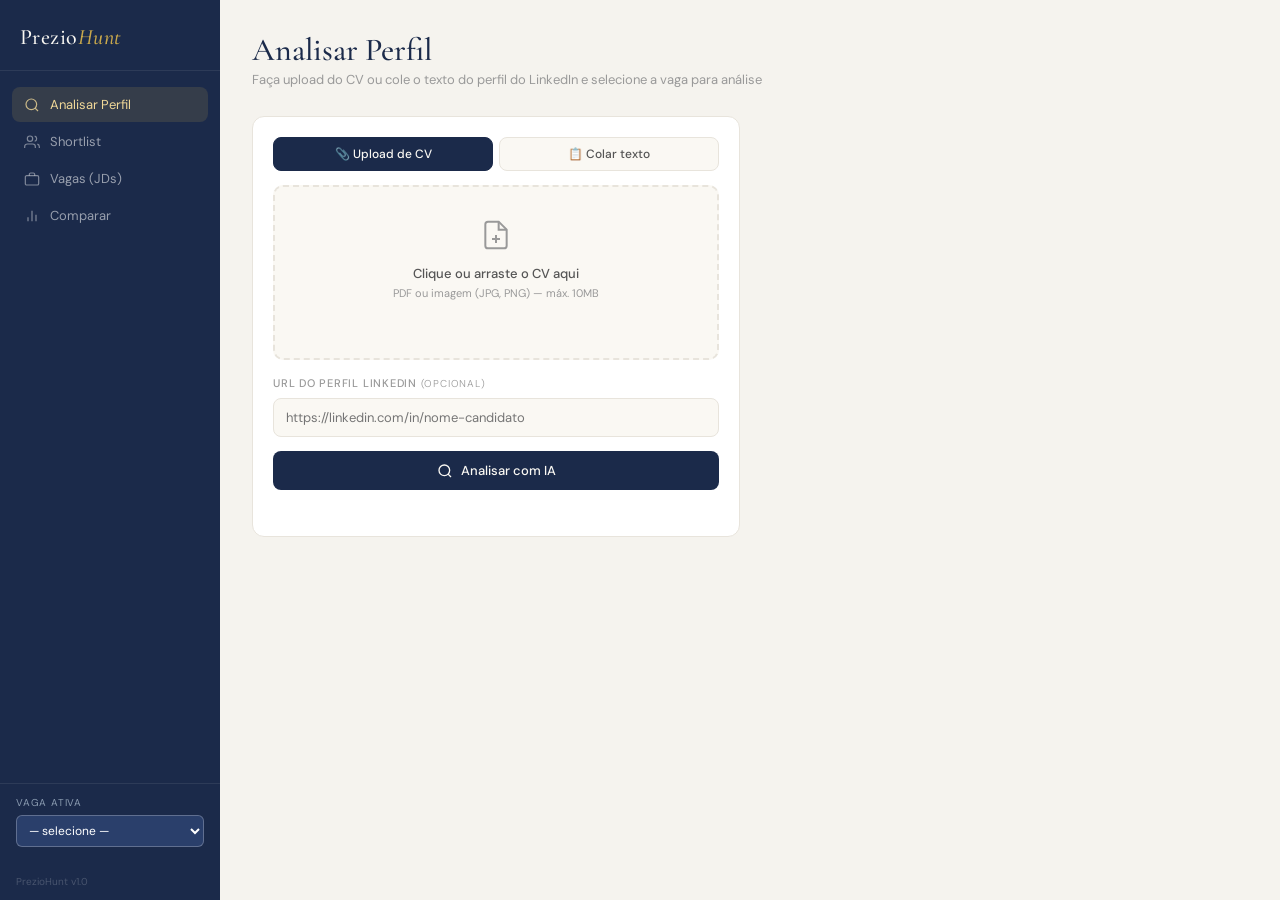
<file: index.html>
<!DOCTYPE html>
<html lang="pt-BR">
<head>
<meta charset="UTF-8"/>
<meta name="viewport" content="width=device-width, initial-scale=1.0"/>
<title>PrezioHunt — Dashboard de Hunting</title>
<link href="https://fonts.googleapis.com/css2?family=Cormorant+Garamond:ital,wght@0,400;0,500;0,600;1,400&family=DM+Sans:wght@300;400;500&display=swap" rel="stylesheet"/>
<style>
@import url('https://fonts.googleapis.com/css2?family=Cormorant+Garamond:ital,wght@0,400;0,500;0,600;1,400&family=DM+Sans:wght@300;400;500&display=swap');

*, *::before, *::after { box-sizing: border-box; margin: 0; padding: 0; }

:root {
  --navy: #1B2A4A;
  --gold: #C9A84C;
  --gold-light: #F0D898;
  --ivory: #FAF8F3;
  --silver: #8A9BB0;
  --text: #1a1a1a;
  --text-2: #555;
  --text-3: #999;
  --border: #E8E4DC;
  --bg: #F5F3EE;
  --white: #ffffff;
  --sidebar-w: 220px;

  /* qual colors */
  --c-d1: #EF4444; --c-d1-bg: #FEF2F2; --c-d1-border: #FCA5A5;
  --c-d2: #F97316; --c-d2-bg: #FFF7ED; --c-d2-border: #FDBA74;
  --c-d3: #EAB308; --c-d3-bg: #FEFCE8; --c-d3-border: #FDE047;
  --c-d4: #14B8A6; --c-d4-bg: #F0FDFA; --c-d4-border: #6EE7B7;
  --c-d5: #22C55E; --c-d5-bg: #F0FDF4; --c-d5-border: #86EFAC;
  --c-d6: #2563EB; --c-d6-bg: #EFF6FF; --c-d6-border: #93C5FD;
}

html, body { height: 100%; font-family: 'DM Sans', sans-serif; background: var(--bg); color: var(--text); font-size: 14px; }

/* APP LAYOUT */
.app { display: flex; height: 100vh; overflow: hidden; }

/* SIDEBAR */
.sidebar {
  width: var(--sidebar-w);
  background: var(--navy);
  display: flex; flex-direction: column;
  flex-shrink: 0;
  padding: 0;
}
.sidebar-logo {
  padding: 24px 20px 20px;
  border-bottom: 1px solid rgba(255,255,255,.08);
}
.logo-text {
  font-family: 'Cormorant Garamond', serif;
  font-size: 22px; font-weight: 500;
  color: var(--ivory); letter-spacing: .02em;
}
.logo-text em { color: var(--gold); font-style: italic; }

.sidebar-nav { padding: 16px 12px; flex: 1; display: flex; flex-direction: column; gap: 2px; }
.nav-item {
  display: flex; align-items: center; gap: 10px;
  padding: 9px 12px; border-radius: 8px;
  border: none; background: transparent;
  color: rgba(255,255,255,.55); font-size: 13px; font-family: 'DM Sans', sans-serif;
  cursor: pointer; text-align: left; width: 100%;
  transition: all .15s;
}
.nav-item:hover { background: rgba(255,255,255,.07); color: rgba(255,255,255,.85); }
.nav-item.active { background: rgba(201,168,76,.15); color: var(--gold-light); }
.nav-item svg { flex-shrink: 0; opacity: .8; }

.sidebar-jd {
  padding: 12px 16px 16px;
  border-top: 1px solid rgba(255,255,255,.08);
}
.sidebar-jd-label { font-size: 10px; color: var(--silver); text-transform: uppercase; letter-spacing: .08em; margin-bottom: 6px; }
.sidebar-jd select {
  width: 100%; font-size: 12px; padding: 6px 8px;
  border: 1px solid rgba(255,255,255,.25);
  border-radius: 6px;
  background: #2a3f6b;
  color: #ffffff; cursor: pointer;
  font-family: 'DM Sans', sans-serif;
}
.sidebar-jd select option {
  background: #1B2A4A;
  color: #ffffff;
}
.sidebar-footer { padding: 12px 16px; font-size: 10px; color: rgba(255,255,255,.2); }

/* MAIN */
.main { flex: 1; overflow-y: auto; padding: 32px; }

/* PAGES */
.page { display: none; }
.page.active { display: block; }

.page-header { margin-bottom: 28px; }
.page-header h1 {
  font-family: 'Cormorant Garamond', serif;
  font-size: 32px; font-weight: 500; color: var(--navy);
  line-height: 1.1; margin-bottom: 4px;
}
.page-header p { font-size: 13px; color: var(--text-3); }

/* CARDS */
.card {
  background: var(--white);
  border: 1px solid var(--border);
  border-radius: 12px;
  padding: 20px;
}
.card-label {
  font-size: 11px; font-weight: 500; color: var(--text-3);
  text-transform: uppercase; letter-spacing: .07em; margin-bottom: 8px;
}

textarea, input[type="text"], input[type="url"], input[type="number"] {
  width: 100%; padding: 10px 12px;
  border: 1px solid var(--border); border-radius: 8px;
  font-size: 13px; font-family: 'DM Sans', sans-serif;
  color: var(--text); background: var(--ivory);
  resize: vertical; outline: none; transition: border .15s;
}
textarea:focus, input:focus { border-color: var(--navy); }

/* BUTTONS */
.btn-primary {
  display: flex; align-items: center; justify-content: center; gap: 8px;
  width: 100%; padding: 11px; margin-top: 14px;
  background: var(--navy); color: var(--ivory);
  border: none; border-radius: 8px;
  font-size: 13px; font-weight: 500; font-family: 'DM Sans', sans-serif;
  cursor: pointer; transition: background .15s;
}
.btn-primary:hover { background: #263d6b; }
.btn-primary:disabled { background: #aaa; cursor: not-allowed; }

.btn-outline {
  padding: 7px 14px; border-radius: 8px;
  border: 1px solid var(--border); background: var(--white);
  font-size: 12px; font-weight: 500; color: var(--text-2);
  cursor: pointer; transition: all .15s; font-family: 'DM Sans', sans-serif;
}
.btn-outline:hover { border-color: var(--navy); color: var(--navy); }

/* GRIDS */
.analyze-grid { display: grid; grid-template-columns: 1fr 1fr; gap: 20px; }
.vagas-grid { display: grid; grid-template-columns: 1fr 1fr; gap: 20px; }
@media (max-width: 900px) {
  .analyze-grid, .vagas-grid { grid-template-columns: 1fr; }
  .sidebar { width: 60px; }
  .nav-item span, .sidebar-logo, .sidebar-jd-label, .sidebar-footer { display: none; }
}

/* ANALYZE STATUS */
.analyze-status { font-size: 12px; margin-top: 8px; min-height: 18px; }
.analyze-status.loading { color: var(--gold); }
.analyze-status.success { color: #22C55E; }
.analyze-status.error { color: #EF4444; }

/* RESULT */
.result-header { border-bottom: 1px solid var(--border); padding-bottom: 14px; margin-bottom: 16px; }
.result-name { font-family: 'Cormorant Garamond', serif; font-size: 22px; font-weight: 500; color: var(--navy); }
.result-cargo { font-size: 12px; color: var(--text-2); margin-top: 2px; }
.result-tags { display: flex; flex-wrap: wrap; gap: 5px; margin-top: 8px; }

/* TAGS */
.tag {
  display: inline-block; font-size: 10px; font-weight: 500;
  padding: 3px 9px; border-radius: 20px;
}
.tag-seniority { background: #EDE9FB; color: #5B35C4; border: 1px solid #C4B5F5; }
.tag-location  { background: #E6F1FB; color: #185FA5; border: 1px solid #B5D4F4; }
.tag-area      { background: #F5F3EE; color: var(--text-2); border: 1px solid var(--border); }
.tag-lang      { background: #F0F9FF; color: #0369A1; border: 1px solid #BAE6FD; }

/* QUAL TAGS */
.qual-tag, .qual-badge {
  display: inline-block; font-size: 10px; font-weight: 500;
  padding: 3px 10px; border-radius: 20px; margin-top: 5px;
}
.qual-d1 { background: var(--c-d1-bg); color: var(--c-d1); border: 1px solid var(--c-d1-border); }
.qual-d2 { background: var(--c-d2-bg); color: var(--c-d2); border: 1px solid var(--c-d2-border); }
.qual-d3 { background: var(--c-d3-bg); color: var(--c-d3); border: 1px solid var(--c-d3-border); }
.qual-d4 { background: var(--c-d4-bg); color: var(--c-d4); border: 1px solid var(--c-d4-border); }
.qual-d5 { background: var(--c-d5-bg); color: var(--c-d5); border: 1px solid var(--c-d5-border); }
.qual-d6 { background: var(--c-d6-bg); color: var(--c-d6); border: 1px solid var(--c-d6-border); }

/* STAB TAGS */
.stab-tag, .stab-badge {
  display: inline-block; font-size: 10px; font-weight: 500;
  padding: 3px 10px; border-radius: 20px; margin-top: 5px;
}
.stab-4 { background: #F0FDF4; color: #15803D; border: 1px solid #86EFAC; }
.stab-3 { background: #EAF3DE; color: #3B6D11; border: 1px solid #BBF7D0; }
.stab-2 { background: #FFF7ED; color: #854F0B; border: 1px solid #FDBA74; }
.stab-1 { background: #FEF2F2; color: #A32D2D; border: 1px solid #FCA5A5; }

/* CIRCLES */
.circles-row { display: flex; justify-content: center; gap: 32px; margin: 16px 0; }
.circle-wrap { text-align: center; }
.circle-label { font-size: 11px; color: var(--text-3); margin-top: 4px; }

/* RESULT SECTIONS */
.result-section { margin-top: 16px; }
.result-section-title {
  font-size: 10px; font-weight: 500; color: var(--text-3);
  text-transform: uppercase; letter-spacing: .07em; margin-bottom: 8px;
}
.result-summary {
  font-size: 13px; color: var(--text-2); line-height: 1.7;
  background: var(--ivory); border-radius: 8px; padding: 10px 12px;
}

/* VINCULOS */
.vinculos-row { display: flex; flex-wrap: wrap; gap: 6px; }
.vinculo-tag {
  font-size: 11px; padding: 3px 10px; border-radius: 20px;
  background: var(--ivory); border: 1px solid var(--border); color: var(--text-2);
}
.vinculo-tag strong { color: var(--text); }

/* EXP ITEMS */
.exp-item {
  display: flex; justify-content: space-between; align-items: flex-start;
  padding: 8px 0; border-bottom: 1px solid var(--border); gap: 12px;
}
.exp-item:last-child { border-bottom: none; }
.exp-item.ignored { opacity: .4; }
.exp-title { font-size: 12px; color: var(--text); line-height: 1.4; }
.exp-meta { font-size: 10px; color: var(--text-3); margin-top: 2px; }
.exp-right { text-align: right; flex-shrink: 0; }
.exp-duration { font-size: 11px; font-weight: 500; }
.exp-incomplete { font-size: 10px; color: #F59E0B; font-style: italic; }

/* SHORTLIST */
.shortlist-toolbar {
  display: flex; justify-content: space-between; align-items: center;
  margin-bottom: 16px;
}
.shortlist-count { font-size: 12px; color: var(--text-3); }
.export-btns { display: flex; gap: 8px; }

.shortlist-table {
  width: 100%; border-collapse: collapse;
  background: var(--white); border-radius: 12px; overflow: hidden;
  border: 1px solid var(--border);
}
.shortlist-table th {
  text-align: left; padding: 10px 14px;
  font-size: 10px; font-weight: 500; color: var(--text-3);
  text-transform: uppercase; letter-spacing: .07em;
  background: var(--ivory); border-bottom: 1px solid var(--border);
}
.shortlist-table td {
  padding: 12px 14px; border-bottom: 1px solid var(--border);
  font-size: 13px; vertical-align: middle;
}
.shortlist-table tr:last-child td { border-bottom: none; }
.shortlist-table tr:hover td { background: var(--ivory); }
.shortlist-name-cell .name { font-weight: 500; color: var(--navy); }
.shortlist-name-cell .sub { font-size: 11px; color: var(--text-3); margin-top: 2px; }
.shortlist-note-cell { font-size: 11px; color: var(--text-2); font-style: italic; max-width: 200px; }
.rank-num { font-weight: 500; color: var(--text-3); }
.li-link { font-size: 11px; color: #185FA5; text-decoration: none; }
.li-link:hover { text-decoration: underline; }
.empty-state {
  text-align: center; padding: 48px 24px;
  color: var(--text-3); font-size: 13px;
  background: var(--white); border-radius: 12px; border: 1px solid var(--border);
}

/* VAGAS LIST */
.vaga-item {
  display: flex; justify-content: space-between; align-items: center;
  padding: 12px 0; border-bottom: 1px solid var(--border); gap: 12px;
}
.vaga-item:last-child { border-bottom: none; }
.vaga-nome { font-size: 13px; font-weight: 500; color: var(--navy); }
.vaga-sub { font-size: 11px; color: var(--text-3); margin-top: 2px; }
.vaga-actions { display: flex; gap: 6px; flex-shrink: 0; align-items: center; }
.btn-small {
  padding: 4px 10px; font-size: 11px; border-radius: 6px;
  border: 1px solid var(--border); background: var(--white);
  cursor: pointer; color: var(--text-2); font-family: 'DM Sans', sans-serif;
}
.btn-small:hover { border-color: #EF4444; color: #EF4444; }
.switch-wrap { display: flex; align-items: center; gap: 5px; }
.switch-lbl { font-size: 10px; color: var(--text-3); }
.switch { position: relative; width: 32px; height: 18px; cursor: pointer; }
.switch input { opacity: 0; width: 0; height: 0; }
.slider { position: absolute; inset: 0; border-radius: 18px; background: #ddd; transition: .2s; }
.slider:before { content: ""; position: absolute; width: 14px; height: 14px; border-radius: 50%; left: 2px; bottom: 2px; background: white; transition: .2s; }
input:checked + .slider { background: var(--navy); }
input:checked + .slider:before { transform: translateX(14px); }

/* COMPARAR */
.comparar-selects { display: flex; gap: 12px; margin-bottom: 24px; flex-wrap: wrap; }
.comparar-selects select {
  flex: 1; min-width: 180px; padding: 8px 10px;
  border: 1px solid var(--border); border-radius: 8px;
  font-size: 13px; font-family: 'DM Sans', sans-serif;
  background: var(--white); color: var(--text);
}
.comparar-grid {
  display: grid; gap: 16px;
}
.comparar-card {
  background: var(--white); border: 1px solid var(--border);
  border-radius: 12px; padding: 18px;
}
.comparar-name {
  font-family: 'Cormorant Garamond', serif;
  font-size: 18px; font-weight: 500; color: var(--navy); margin-bottom: 4px;
}
.comparar-row {
  display: flex; justify-content: space-between;
  padding: 6px 0; border-bottom: 1px solid var(--border);
  font-size: 12px;
}
.comparar-row:last-child { border-bottom: none; }
.comparar-row-label { color: var(--text-3); }
.comparar-row-val { font-weight: 500; color: var(--text); text-align: right; }

/* INPUT TABS */
.input-tabs { display: flex; gap: 6px; margin-bottom: 14px; }
.input-tab {
  flex: 1; padding: 8px; border-radius: 8px; font-size: 12px; font-weight: 500;
  border: 1px solid var(--border); background: var(--ivory);
  color: var(--text-2); cursor: pointer; font-family: 'DM Sans', sans-serif;
  transition: all .15s;
}
.input-tab.active { background: var(--navy); color: var(--ivory); border-color: var(--navy); }

/* UPLOAD AREA */
.upload-area {
  border: 2px dashed var(--border); border-radius: 10px;
  padding: 32px 20px; text-align: center; cursor: pointer;
  transition: all .15s; background: var(--ivory);
}
.upload-area:hover, .upload-area.drag { border-color: var(--navy); background: #f0ede6; }
.upload-area.has-file { border-color: #22C55E; background: #F0FDF4; border-style: solid; }
.upload-text { font-size: 13px; font-weight: 500; color: var(--text-2); margin-top: 10px; }
.upload-hint { font-size: 11px; color: var(--text-3); margin-top: 4px; }
.upload-filename { font-size: 12px; color: #22C55E; font-weight: 500; margin-top: 8px; min-height: 18px; }

/* SCROLLBAR */
::-webkit-scrollbar { width: 6px; }
::-webkit-scrollbar-track { background: transparent; }
::-webkit-scrollbar-thumb { background: #ddd; border-radius: 3px; }

</style>
</head>
<body>

<div class="app">

  <!-- SIDEBAR -->
  <aside class="sidebar">
    <div class="sidebar-logo">
      <span class="logo-text">Prezio<em>Hunt</em></span>
    </div>

    <nav class="sidebar-nav">
      <button class="nav-item active" onclick="showPage('analisar')">
        <svg width="16" height="16" viewBox="0 0 24 24" fill="none" stroke="currentColor" stroke-width="1.8"><circle cx="11" cy="11" r="8"/><path d="m21 21-4.35-4.35"/></svg>
        Analisar Perfil
      </button>
      <button class="nav-item" onclick="showPage('shortlist')">
        <svg width="16" height="16" viewBox="0 0 24 24" fill="none" stroke="currentColor" stroke-width="1.8"><path d="M17 21v-2a4 4 0 0 0-4-4H5a4 4 0 0 0-4 4v2"/><circle cx="9" cy="7" r="4"/><path d="M23 21v-2a4 4 0 0 0-3-3.87"/><path d="M16 3.13a4 4 0 0 1 0 7.75"/></svg>
        Shortlist
      </button>
      <button class="nav-item" onclick="showPage('vagas')">
        <svg width="16" height="16" viewBox="0 0 24 24" fill="none" stroke="currentColor" stroke-width="1.8"><rect x="2" y="7" width="20" height="14" rx="2"/><path d="M16 7V5a2 2 0 0 0-2-2h-4a2 2 0 0 0-2 2v2"/></svg>
        Vagas (JDs)
      </button>
      <button class="nav-item" onclick="showPage('comparar')">
        <svg width="16" height="16" viewBox="0 0 24 24" fill="none" stroke="currentColor" stroke-width="1.8"><path d="M18 20V10"/><path d="M12 20V4"/><path d="M6 20v-6"/></svg>
        Comparar
      </button>
    </nav>

    <div class="sidebar-jd">
      <div class="sidebar-jd-label">Vaga ativa</div>
      <select id="vagaAtiva" onchange="onVagaChange()">
        <option value="">— selecione —</option>
      </select>
    </div>

    <div class="sidebar-footer">
      <span>PrezioHunt v1.0</span>
    </div>
  </aside>

  <!-- MAIN -->
  <main class="main">

    <!-- PAGE: ANALISAR -->
    <div class="page active" id="page-analisar">
      <div class="page-header">
        <h1>Analisar Perfil</h1>
        <p>Faça upload do CV ou cole o texto do perfil do LinkedIn e selecione a vaga para análise</p>
      </div>

      <div class="analyze-grid">
        <div class="card">
          <!-- Input mode tabs -->
          <div class="input-tabs">
            <button class="input-tab active" onclick="switchInputTab('upload')">📎 Upload de CV</button>
            <button class="input-tab" onclick="switchInputTab('texto')">📋 Colar texto</button>
          </div>

          <!-- Upload tab -->
          <div id="inputUpload">
            <div class="upload-area" id="uploadArea" onclick="document.getElementById('cvFile').click()" ondragover="event.preventDefault();this.classList.add('drag')" ondragleave="this.classList.remove('drag')" ondrop="handleDrop(event)">
              <svg width="32" height="32" viewBox="0 0 24 24" fill="none" stroke="#999" stroke-width="1.5"><path d="M14 2H6a2 2 0 0 0-2 2v16a2 2 0 0 0 2 2h12a2 2 0 0 0 2-2V8z"/><polyline points="14 2 14 8 20 8"/><line x1="12" y1="18" x2="12" y2="12"/><line x1="9" y1="15" x2="15" y2="15"/></svg>
              <div class="upload-text">Clique ou arraste o CV aqui</div>
              <div class="upload-hint">PDF ou imagem (JPG, PNG) — máx. 10MB</div>
              <div class="upload-filename" id="uploadFilename"></div>
            </div>
            <input type="file" id="cvFile" accept=".pdf,.jpg,.jpeg,.png" style="display:none" onchange="handleFileSelect(this)"/>
          </div>

          <!-- Texto tab -->
          <div id="inputTexto" style="display:none">
            <div class="card-label">Texto do perfil LinkedIn</div>
            <textarea id="perfilTexto" placeholder="1. Abra o perfil do candidato no LinkedIn&#10;2. Selecione tudo (Ctrl+A) e copie (Ctrl+C)&#10;3. Cole aqui (Ctrl+V)" rows="12"></textarea>
          </div>

          <div class="card-label" style="margin-top:16px">URL do perfil LinkedIn <span style="font-weight:300;font-size:10px">(opcional)</span></div>
          <input type="url" id="perfilUrl" placeholder="https://linkedin.com/in/nome-candidato"/>
          <button class="btn-primary" id="btnAnalisar" onclick="analisarPerfil()">
            <svg width="16" height="16" viewBox="0 0 24 24" fill="none" stroke="currentColor" stroke-width="2"><circle cx="11" cy="11" r="8"/><path d="m21 21-4.35-4.35"/></svg>
            Analisar com IA
          </button>
          <div id="analyzeStatus" class="analyze-status"></div>
        </div>

        <div class="card" id="resultCard" style="display:none">
          <div class="result-header">
            <div class="result-name" id="resultName">—</div>
            <div class="result-cargo" id="resultCargo">—</div>
            <div class="result-tags" id="resultTags"></div>
          </div>

          <div class="circles-row">
            <div class="circle-wrap">
              <svg width="90" height="90" viewBox="0 0 90 90">
                <circle cx="45" cy="45" r="37" fill="none" stroke="#e5e5e5" stroke-width="8"/>
                <circle id="circleAdh" cx="45" cy="45" r="37" fill="none" stroke="#22C55E" stroke-width="8"
                  stroke-dasharray="232.5" stroke-dashoffset="232.5" stroke-linecap="round"
                  transform="rotate(-90 45 45)" style="transition:all .6s"/>
                <text x="45" y="41" text-anchor="middle" font-size="16" font-weight="500" fill="#1a1a1a" font-family="DM Sans" id="textAdh">0%</text>
                <text x="45" y="56" text-anchor="middle" font-size="9" fill="#888" font-family="DM Sans" id="textAdhSub">—</text>
              </svg>
              <div class="circle-label">Aderência à JD</div>
              <span class="qual-tag" id="qualTag">—</span>
            </div>
            <div class="circle-wrap">
              <svg width="90" height="90" viewBox="0 0 90 90">
                <circle cx="45" cy="45" r="37" fill="none" stroke="#e5e5e5" stroke-width="8"/>
                <circle id="circleStab" cx="45" cy="45" r="37" fill="none" stroke="#1D9E75" stroke-width="8"
                  stroke-dasharray="232.5" stroke-dashoffset="232.5" stroke-linecap="round"
                  transform="rotate(-90 45 45)" style="transition:all .6s"/>
                <text x="45" y="41" text-anchor="middle" font-size="16" font-weight="500" fill="#1a1a1a" font-family="DM Sans" id="textStab">—</text>
                <text x="45" y="56" text-anchor="middle" font-size="9" fill="#888" font-family="DM Sans">de 4</text>
              </svg>
              <div class="circle-label">Estabilidade</div>
              <span class="stab-tag" id="stabTag">—</span>
            </div>
          </div>

          <div class="result-section">
            <div class="result-section-title">Resumo</div>
            <div class="result-summary" id="resultSummary">—</div>
          </div>

          <div class="result-section">
            <div class="result-section-title">Vínculos identificados</div>
            <div class="vinculos-row" id="resultVinculos"></div>
          </div>

          <div class="result-section">
            <div class="result-section-title">Experiências relevantes</div>
            <div id="resultExps"></div>
          </div>

          <div class="result-section">
            <div class="result-section-title">Observações</div>
            <textarea id="resultObs" placeholder="Anote aqui: pretensão salarial, disponibilidade, percepções..." rows="3"></textarea>
          </div>

          <button class="btn-primary" onclick="salvarNaShortlist()">
            <svg width="14" height="14" viewBox="0 0 24 24" fill="none" stroke="currentColor" stroke-width="2"><path d="M19 21H5a2 2 0 0 1-2-2V5a2 2 0 0 1 2-2h11l5 5v11a2 2 0 0 1-2 2z"/><polyline points="17 21 17 13 7 13 7 21"/><polyline points="7 3 7 8 15 8"/></svg>
            Salvar na Shortlist
          </button>
          <div id="saveStatus" class="analyze-status"></div>
        </div>
      </div>
    </div>

    <!-- PAGE: SHORTLIST -->
    <div class="page" id="page-shortlist">
      <div class="page-header">
        <h1>Shortlist</h1>
        <p id="shortlistSubtitle">Selecione uma vaga ativa para ver os candidatos</p>
      </div>
      <div class="shortlist-toolbar">
        <div class="shortlist-count" id="shortlistCount"></div>
        <div class="export-btns">
          <button class="btn-outline" onclick="exportarExcel()">⬇ Excel</button>
          <button class="btn-outline" onclick="exportarPDF()">⬇ PDF</button>
        </div>
      </div>
      <div id="shortlistGrid"></div>
    </div>

    <!-- PAGE: VAGAS -->
    <div class="page" id="page-vagas">
      <div class="page-header">
        <h1>Vagas (JDs)</h1>
        <p>Gerencie as descrições de cargo para análise</p>
      </div>
      <div class="vagas-grid">
        <div class="card">
          <div class="card-label">Adicionar nova JD</div>
          <input type="text" id="novaVagaNome" placeholder="Nome da vaga (ex: Analista Comercial Sênior)"/>
          <textarea id="novaVagaJD" placeholder="Cole aqui o texto completo da job description..." rows="10" style="margin-top:10px"></textarea>
          <div style="margin-top:10px;display:flex;gap:8px;align-items:center">
            <input type="text" id="novaVagaLocal" placeholder="Cidade base (ex: Belo Horizonte)" style="flex:1"/>
            <input type="number" id="novaVagaRaio" placeholder="Raio km" style="width:100px"/>
          </div>
          <button class="btn-primary" style="margin-top:12px" onclick="adicionarVaga()">+ Salvar JD</button>
        </div>
        <div class="card">
          <div class="card-label">JDs cadastradas</div>
          <div id="vagasList"></div>
        </div>
      </div>
    </div>

    <!-- PAGE: COMPARAR -->
    <div class="page" id="page-comparar">
      <div class="page-header">
        <h1>Comparar Candidatos</h1>
        <p>Selecione até 3 candidatos da shortlist para comparar lado a lado</p>
      </div>
      <div class="comparar-selects" id="compararSelects"></div>
      <div id="compararGrid"></div>
    </div>

  </main>
</div>

<script>
// ============================================================
// PREZIOHUNT — app.js
// Substitua AIzaSyCGWbtv2jTkP3pqu5wXhtC8bWuX-0y4Ph4 pela sua chave da API do Google Gemini
// ============================================================
// Atualização de segurança v2
const GEMINI_API_KEY = 'AIzaSyCGWbtv2jTkP3pqu5wXhtC8bWuX-0y4Ph4';
const GEMINI_URL = `https://generativelanguage.googleapis.com/v1beta/models/gemini-1.5-flash:generateContent?key=${GEMINI_API_KEY}`;

// ============================================================
// STORAGE
// ============================================================
function loadData() {
  return {
    vagas: JSON.parse(localStorage.getItem('ph_vagas') || '[]'),
    candidatos: JSON.parse(localStorage.getItem('ph_candidatos') || '[]'),
  };
}
function saveVagas(vagas) { localStorage.setItem('ph_vagas', JSON.stringify(vagas)); }
function saveCandidatos(candidatos) { localStorage.setItem('ph_candidatos', JSON.stringify(candidatos)); }

// ============================================================
// QUALIFICATION SYSTEM
// ============================================================
const qualLevels = [
  { max:25,  key:'d1', label:'Desqualificado', stroke:'#EF4444' },
  { max:39,  key:'d2', label:'Baixo',          stroke:'#F97316' },
  { max:59,  key:'d3', label:'Médio',          stroke:'#EAB308' },
  { max:79,  key:'d4', label:'Potencial',      stroke:'#14B8A6' },
  { max:89,  key:'d5', label:'Bom',            stroke:'#22C55E' },
  { max:100, key:'d6', label:'Premium',        stroke:'#2563EB' },
];
function getQual(pct) {
  return qualLevels.find(q => pct <= q.max) || qualLevels[qualLevels.length-1];
}

const stabLevels = [
  { max:1.4, key:'stab-1', label:'Muito instável', stroke:'#EF4444' },
  { max:2.4, key:'stab-2', label:'Instável',       stroke:'#F97316' },
  { max:3.4, key:'stab-3', label:'Estável',        stroke:'#22C55E' },
  { max:4.0, key:'stab-4', label:'Muito estável',  stroke:'#2563EB' },
];
function getStab(score) {
  return stabLevels.find(s => score <= s.max) || stabLevels[stabLevels.length-1];
}

// ============================================================
// PAGE NAVIGATION
// ============================================================
function showPage(name) {
  document.querySelectorAll('.page').forEach(p => p.classList.remove('active'));
  document.querySelectorAll('.nav-item').forEach(n => n.classList.remove('active'));
  document.getElementById('page-' + name).classList.add('active');
  document.querySelectorAll('.nav-item').forEach(n => {
    if (n.getAttribute('onclick')?.includes(name)) n.classList.add('active');
  });
  if (name === 'shortlist') renderShortlist();
  if (name === 'vagas') renderVagas();
  if (name === 'comparar') renderComparar();
}

// ============================================================
// VAGAS
// ============================================================
function onVagaChange() {
  const sel = document.getElementById('vagaAtiva');
  localStorage.setItem('ph_vagaAtiva', sel.value);
}

function getVagaAtiva() {
  const id = localStorage.getItem('ph_vagaAtiva');
  const { vagas } = loadData();
  return vagas.find(v => v.id === id && v.ativa) || null;
}

function populateVagaSelect() {
  const { vagas } = loadData();
  const sel = document.getElementById('vagaAtiva');
  const prev = localStorage.getItem('ph_vagaAtiva');
  sel.innerHTML = '<option value="">— selecione —</option>';
  vagas.filter(v => v.ativa).forEach(v => {
    const opt = document.createElement('option');
    opt.value = v.id; opt.textContent = v.nome;
    if (v.id === prev) opt.selected = true;
    sel.appendChild(opt);
  });
}

function adicionarVaga() {
  const nome = document.getElementById('novaVagaNome').value.trim();
  const jd   = document.getElementById('novaVagaJD').value.trim();
  const local = document.getElementById('novaVagaLocal').value.trim();
  const raio  = document.getElementById('novaVagaRaio').value.trim();
  if (!nome || !jd) { alert('Preencha o nome e o texto da JD.'); return; }
  const { vagas, candidatos } = loadData();
  vagas.push({ id: Date.now().toString(), nome, jd, local, raio, ativa: true, criadoEm: new Date().toLocaleDateString('pt-BR') });
  saveVagas(vagas);
  document.getElementById('novaVagaNome').value = '';
  document.getElementById('novaVagaJD').value = '';
  document.getElementById('novaVagaLocal').value = '';
  document.getElementById('novaVagaRaio').value = '';
  renderVagas();
  populateVagaSelect();
}

function toggleVaga(id, ativa) {
  const { vagas } = loadData();
  const v = vagas.find(v => v.id === id);
  if (v) v.ativa = ativa;
  saveVagas(vagas);
  populateVagaSelect();
  renderVagas();
}

function excluirVaga(id) {
  if (!confirm('Excluir esta vaga? Os candidatos da shortlist desta vaga também serão removidos.')) return;
  let { vagas, candidatos } = loadData();
  vagas = vagas.filter(v => v.id !== id);
  candidatos = candidatos.filter(c => c.vagaId !== id);
  saveVagas(vagas);
  saveCandidatos(candidatos);
  populateVagaSelect();
  renderVagas();
}

function renderVagas() {
  const { vagas, candidatos } = loadData();
  const el = document.getElementById('vagasList');
  if (!vagas.length) { el.innerHTML = '<div style="color:#999;font-size:13px;padding:12px 0">Nenhuma JD cadastrada ainda.</div>'; return; }
  el.innerHTML = vagas.map(v => {
    const count = candidatos.filter(c => c.vagaId === v.id).length;
    return `<div class="vaga-item">
      <div>
        <div class="vaga-nome">${v.nome}</div>
        <div class="vaga-sub">${count} candidato${count!==1?'s':''} · ${v.criadoEm}${v.local?' · '+v.local+(v.raio?' +'+v.raio+'km':''):''}</div>
      </div>
      <div class="vaga-actions">
        <div class="switch-wrap">
          <span class="switch-lbl">${v.ativa?'on':'off'}</span>
          <label class="switch"><input type="checkbox" ${v.ativa?'checked':''} onchange="toggleVaga('${v.id}', this.checked)"><span class="slider"></span></label>
        </div>
        <button class="btn-small" onclick="excluirVaga('${v.id}')">Excluir</button>
      </div>
    </div>`;
  }).join('');
}

// ============================================================
// INPUT TAB + FILE HANDLING
// ============================================================
let currentInputMode = 'upload';
let cvFileData = null; // { base64, mimeType, name }

function switchInputTab(mode) {
  currentInputMode = mode;
  document.querySelectorAll('.input-tab').forEach((t,i) => {
    t.classList.toggle('active', ['upload','texto'][i] === mode);
  });
  document.getElementById('inputUpload').style.display = mode === 'upload' ? 'block' : 'none';
  document.getElementById('inputTexto').style.display  = mode === 'texto'  ? 'block' : 'none';
}

function handleFileSelect(input) {
  if (input.files[0]) processFile(input.files[0]);
}

function handleDrop(e) {
  e.preventDefault();
  document.getElementById('uploadArea').classList.remove('drag');
  if (e.dataTransfer.files[0]) processFile(e.dataTransfer.files[0]);
}

function processFile(file) {
  const allowed = ['application/pdf','image/jpeg','image/jpg','image/png'];
  if (!allowed.includes(file.type)) {
    alert('Formato não suportado. Use PDF, JPG ou PNG.'); return;
  }
  if (file.size > 10 * 1024 * 1024) {
    alert('Arquivo muito grande. Máximo 10MB.'); return;
  }
  const reader = new FileReader();
  reader.onload = e => {
    const base64 = e.target.result.split(',')[1];
    cvFileData = { base64, mimeType: file.type, name: file.name };
    const area = document.getElementById('uploadArea');
    area.classList.add('has-file');
    document.getElementById('uploadFilename').textContent = '✓ ' + file.name;
  };
  reader.readAsDataURL(file);
}

// ============================================================
// ANÁLISE COM GEMINI
// ============================================================
let ultimaAnalise = null;

async function analisarPerfil() {
  const vagaAtiva = getVagaAtiva();
  const status = document.getElementById('analyzeStatus');
  const btn = document.getElementById('btnAnalisar');

  if (!vagaAtiva) { setStatus(status, 'error', 'Selecione uma vaga ativa no menu lateral.'); return; }

  // Validate input
  if (currentInputMode === 'upload' && !cvFileData) {
    setStatus(status, 'error', 'Faça upload do CV antes de analisar.'); return;
  }
  if (currentInputMode === 'texto' && !document.getElementById('perfilTexto').value.trim()) {
    setStatus(status, 'error', 'Cole o texto do perfil antes de analisar.'); return;
  }

  btn.disabled = true;
  setStatus(status, 'loading', '⏳ Analisando com IA — pode levar alguns segundos...');
  document.getElementById('resultCard').style.display = 'none';

  const promptText = buildPrompt(vagaAtiva);

  try {
    let parts;
    if (currentInputMode === 'upload' && cvFileData) {
      parts = [
        { text: promptText },
        { inlineData: { mimeType: cvFileData.mimeType, data: cvFileData.base64 } }
      ];
    } else {
      const texto = document.getElementById('perfilTexto').value.trim();
      parts = [{ text: promptText + '\n\n=== PERFIL DO CANDIDATO ===\n' + texto }];
    }

    const res = await fetch(GEMINI_URL, {
      method: 'POST',
      headers: { 'Content-Type': 'application/json' },
      body: JSON.stringify({ contents: [{ parts }] })
    });
    const data = await res.json();
    if (!res.ok) throw new Error(data?.error?.message || 'Erro na API');
    const raw = data.candidates?.[0]?.content?.parts?.[0]?.text || '';
    const json = extrairJSON(raw);
    if (!json) throw new Error('Resposta da IA não reconhecida. Tente novamente.');
    ultimaAnalise = { ...json, vagaId: vagaAtiva.id, vagaNome: vagaAtiva.nome, url: document.getElementById('perfilUrl').value.trim() };
    renderResultado(ultimaAnalise);
    setStatus(status, 'success', '✓ Análise concluída');
  } catch(e) {
    setStatus(status, 'error', '✗ Erro: ' + e.message);
  }
  btn.disabled = false;
}

function buildPrompt(vaga) {
  return `Você é um sistema especialista em recrutamento e seleção. Analise o CV/perfil do candidato em relação à vaga fornecida e responda SOMENTE com um JSON válido, sem texto antes ou depois, sem markdown.

=== JOB DESCRIPTION ===
${vaga.jd}
${vaga.local ? `\nLocalização da vaga: ${vaga.local}${vaga.raio ? ` (raio de ${vaga.raio}km)` : ''}` : ''}

Retorne EXATAMENTE este JSON (sem comentários, sem markdown):
{
  "nome": "nome completo do candidato",
  "cargoAtual": "cargo atual e empresa",
  "localizacao": "cidade e estado do candidato",
  "dentroDoRaio": true,
  "senioridade": "Júnior|Pleno|Sênior|Especialista|Não identificado",
  "area": "área de atuação principal",
  "idiomas": [{"idioma": "Inglês", "nivel": "Intermediário"}],
  "formacao": [{"curso": "Administração", "instituicao": "FUMEC", "periodo": "2014–2018"}],
  "aderencia": 78,
  "aderenciaSub": "6 de 8 critérios",
  "criteriosAtendidos": ["critério 1"],
  "criteriosFaltando": ["critério que falta"],
  "estabilidadeMedia": 3.2,
  "resumo": "Resumo em 2-3 frases cobrindo experiência, senioridade, localização, formação e fit com a vaga.",
  "vinculos": {"Tempo integral": 3, "Autônoma": 1, "Estágio": 1},
  "experiencias": [
    {
      "titulo": "Executiva Comercial",
      "empresa": "Empresa X",
      "vinculo": "Tempo integral",
      "duracao": "3a 2m",
      "meses": 38,
      "similar": true,
      "peso": 1.0,
      "nota": 3,
      "notaLabel": "Estável",
      "dataIncompleta": false,
      "ignorada": false
    }
  ],
  "cargosSimilares": ["Executivo de Vendas", "Consultor Comercial"]
}

REGRAS:
- aderencia: 0–100 com base em quão bem o candidato atende a JD. Se não tiver NENHUMA experiência relevante, use 0–15.
- estabilidadeMedia: média ponderada das notas das experiências SIMILARES (nota 1=até 4m, 2=5–11m, 3=1–3a11m, 4=4a+). Estágio/Freelance peso 0.5, demais peso 1.0.
- similar: true somente se a experiência for relevante para a vaga
- ignorada: true se não tiver nenhuma relação com a área da vaga
- dataIncompleta: true se não foi possível identificar o período
- dentroDoRaio: true se localização compatível com a vaga`;
}

function extrairJSON(raw) {
  try {
    const clean = raw.replace(/```json|```/g, '').trim();
    return JSON.parse(clean);
  } catch {
    const match = raw.match(/\{[\s\S]*\}/);
    if (match) { try { return JSON.parse(match[0]); } catch {} }
    return null;
  }
}

function renderResultado(a) {
  document.getElementById('resultCard').style.display = 'block';
  document.getElementById('resultName').textContent = a.nome || '—';
  document.getElementById('resultCargo').textContent = a.cargoAtual || '—';

  // Tags
  const tagsEl = document.getElementById('resultTags');
  const tags = [];
  if (a.senioridade && a.senioridade !== 'Não identificado') tags.push(`<span class="tag tag-seniority">✦ ${a.senioridade}</span>`);
  if (a.localizacao) tags.push(`<span class="tag tag-location">📍 ${a.localizacao}${a.dentroDoRaio?' — dentro do raio':' — fora do raio'}</span>`);
  if (a.area) tags.push(`<span class="tag tag-area">${a.area}</span>`);
  if (a.idiomas?.length) a.idiomas.forEach(i => tags.push(`<span class="tag tag-lang">🌐 ${i.idioma} — ${i.nivel}</span>`));
  tagsEl.innerHTML = tags.join('');

  // Circles
  const C = 232.5;
  const q = getQual(a.aderencia);
  document.getElementById('circleAdh').setAttribute('stroke-dashoffset', C - (a.aderencia/100)*C);
  document.getElementById('circleAdh').setAttribute('stroke', q.stroke);
  document.getElementById('textAdh').textContent = a.aderencia + '%';
  document.getElementById('textAdhSub').textContent = a.aderenciaSub || '';
  const qualTag = document.getElementById('qualTag');
  qualTag.textContent = q.label; qualTag.className = 'qual-tag qual-' + q.key;

  const stab = a.estabilidadeMedia || 0;
  const s = getStab(stab);
  document.getElementById('circleStab').setAttribute('stroke-dashoffset', C - (stab/4)*C);
  document.getElementById('circleStab').setAttribute('stroke', s.stroke);
  document.getElementById('textStab').textContent = stab.toFixed(1).replace('.',',');
  const stabTag = document.getElementById('stabTag');
  stabTag.textContent = s.label; stabTag.className = 'stab-tag ' + s.key;

  // Summary (incluindo formação)
  let sumText = a.resumo || '—';
  if (a.formacao?.length) {
    sumText += ' Formação: ' + a.formacao.map(f => `${f.curso}${f.instituicao?', '+f.instituicao:''}${f.periodo?' ('+f.periodo+')':''}`).join('; ') + '.';
  }
  document.getElementById('resultSummary').textContent = sumText;

  // Vinculos
  const vEl = document.getElementById('resultVinculos');
  vEl.innerHTML = Object.entries(a.vinculos||{}).map(([k,v]) =>
    `<span class="vinculo-tag"><strong>${v}</strong> ${k}</span>`
  ).join('');

  // Experiências
  const eEl = document.getElementById('resultExps');
  eEl.innerHTML = (a.experiencias||[]).map(e => `
    <div class="exp-item ${e.ignorada?'ignored':''}">
      <div>
        <div class="exp-title">${e.titulo} — ${e.empresa}</div>
        <div class="exp-meta">${e.vinculo}${e.similar?' · cargo similar ✓':''}${e.peso<1?' · peso reduzido':''}${e.ignorada?' · fora do perfil':''}</div>
      </div>
      <div class="exp-right">
        ${e.dataIncompleta
          ? '<div class="exp-incomplete">⚠ data incompleta</div>'
          : `<div class="exp-duration">${e.duracao}</div>`}
        ${!e.ignorada ? `<span class="stab-badge ${getStab(e.nota).key}" style="font-size:9px">${e.nota} — ${e.notaLabel}</span>` : '<span style="font-size:9px;color:#999;font-style:italic">desconsiderada</span>'}
      </div>
    </div>`
  ).join('');

  document.getElementById('resultObs').value = '';
  document.getElementById('saveStatus').textContent = '';
  document.getElementById('resultCard').scrollIntoView({ behavior: 'smooth', block: 'start' });
}

function setStatus(el, type, msg) {
  el.textContent = msg; el.className = 'analyze-status ' + type;
}

// ============================================================
// SHORTLIST
// ============================================================
function salvarNaShortlist() {
  if (!ultimaAnalise) return;
  const obs = document.getElementById('resultObs').value.trim();
  const { candidatos } = loadData();
  const existe = candidatos.find(c => c.vagaId === ultimaAnalise.vagaId && c.nome === ultimaAnalise.nome);
  if (existe) {
    existe.obs = obs;
    saveCandidatos(candidatos);
    setStatus(document.getElementById('saveStatus'), 'success', '✓ Observações atualizadas na shortlist');
    return;
  }
  candidatos.push({ ...ultimaAnalise, obs, salvoEm: new Date().toLocaleDateString('pt-BR') });
  saveCandidatos(candidatos);
  renderVagas();
  populateVagaSelect();
  setStatus(document.getElementById('saveStatus'), 'success', '✓ Candidato salvo na shortlist');
}

function renderShortlist() {
  const vagaAtiva = getVagaAtiva();
  const { candidatos } = loadData();
  const sub = document.getElementById('shortlistSubtitle');

  if (!vagaAtiva) {
    sub.textContent = 'Selecione uma vaga ativa para ver os candidatos';
    document.getElementById('shortlistGrid').innerHTML = '<div class="empty-state">Nenhuma vaga ativa selecionada.</div>';
    document.getElementById('shortlistCount').textContent = '';
    return;
  }

  const lista = candidatos
    .filter(c => c.vagaId === vagaAtiva.id)
    .sort((a,b) => b.aderencia - a.aderencia);

  sub.textContent = vagaAtiva.nome;
  document.getElementById('shortlistCount').textContent = `${lista.length} candidato${lista.length!==1?'s':''}`;

  if (!lista.length) {
    document.getElementById('shortlistGrid').innerHTML = '<div class="empty-state">Nenhum candidato salvo para esta vaga ainda.<br>Analise perfis na aba "Analisar Perfil" e salve na shortlist.</div>';
    return;
  }

  document.getElementById('shortlistGrid').innerHTML = `
    <table class="shortlist-table" id="shortlistTableEl">
      <thead>
        <tr>
          <th>#</th>
          <th>Candidato</th>
          <th>Aderência</th>
          <th>Qualificação</th>
          <th>Estabilidade</th>
          <th>Observações</th>
          <th>LinkedIn</th>
          <th></th>
        </tr>
      </thead>
      <tbody>
        ${lista.map((c,i) => {
          const q = getQual(c.aderencia);
          const s = getStab(c.estabilidadeMedia||0);
          return `<tr>
            <td class="rank-num">${i+1}</td>
            <td class="shortlist-name-cell">
              <div class="name">${c.nome}</div>
              <div class="sub">${c.cargoAtual||''}</div>
            </td>
            <td><strong style="color:${q.stroke}">${c.aderencia}%</strong></td>
            <td><span class="qual-badge qual-${q.key}">${q.label}</span></td>
            <td>
              <div>${(c.estabilidadeMedia||0).toFixed(1).replace('.',',')}</div>
              <span class="stab-badge ${s.key}" style="font-size:9px">${s.label}</span>
            </td>
            <td class="shortlist-note-cell">${c.obs||'<em style="color:#ccc">sem observações</em>'}</td>
            <td>${c.url?`<a class="li-link" href="${c.url}" target="_blank">↗ LinkedIn</a>`:'—'}</td>
            <td><button class="btn-small" onclick="removerCandidato('${c.vagaId}','${c.nome}')">✕</button></td>
          </tr>`;
        }).join('')}
      </tbody>
    </table>`;
}

function removerCandidato(vagaId, nome) {
  if (!confirm(`Remover ${nome} da shortlist?`)) return;
  let { candidatos } = loadData();
  candidatos = candidatos.filter(c => !(c.vagaId === vagaId && c.nome === nome));
  saveCandidatos(candidatos);
  renderShortlist();
}

// ============================================================
// COMPARAR
// ============================================================
function renderComparar() {
  const vagaAtiva = getVagaAtiva();
  const { candidatos } = loadData();
  const selDiv = document.getElementById('compararSelects');
  const gridDiv = document.getElementById('compararGrid');

  if (!vagaAtiva) {
    selDiv.innerHTML = '<div style="color:#999;font-size:13px">Selecione uma vaga ativa no menu lateral.</div>';
    gridDiv.innerHTML = '';
    return;
  }

  const lista = candidatos.filter(c => c.vagaId === vagaAtiva.id).sort((a,b) => b.aderencia-a.aderencia);
  const opts = '<option value="">— selecione —</option>' + lista.map((c,i) => `<option value="${i}">${c.nome}</option>`).join('');

  selDiv.innerHTML = [0,1,2].map(i => `<select id="cmpSel${i}" onchange="renderCompararCards()">${opts}</select>`).join('');
  gridDiv.innerHTML = '';
}

function renderCompararCards() {
  const vagaAtiva = getVagaAtiva();
  const { candidatos } = loadData();
  const lista = candidatos.filter(c => c.vagaId === vagaAtiva.id).sort((a,b) => b.aderencia-a.aderencia);
  const selecionados = [0,1,2].map(i => {
    const v = document.getElementById('cmpSel'+i)?.value;
    return v !== '' && v !== undefined ? lista[parseInt(v)] : null;
  }).filter(Boolean);

  if (!selecionados.length) { document.getElementById('compararGrid').innerHTML = ''; return; }

  const cols = selecionados.length;
  document.getElementById('compararGrid').innerHTML = `
    <div class="comparar-grid" style="grid-template-columns:repeat(${cols},1fr)">
      ${selecionados.map(c => {
        const q = getQual(c.aderencia);
        const s = getStab(c.estabilidadeMedia||0);
        return `<div class="comparar-card">
          <div class="comparar-name">${c.nome}</div>
          <div style="margin-bottom:12px">${c.url?`<a class="li-link" href="${c.url}" target="_blank">↗ LinkedIn</a>`:''}</div>
          <div class="comparar-row"><span class="comparar-row-label">Aderência</span><span class="comparar-row-val" style="color:${q.stroke}">${c.aderencia}% — ${q.label}</span></div>
          <div class="comparar-row"><span class="comparar-row-label">Estabilidade</span><span class="comparar-row-val">${(c.estabilidadeMedia||0).toFixed(1).replace('.',',')} — ${s.label}</span></div>
          <div class="comparar-row"><span class="comparar-row-label">Senioridade</span><span class="comparar-row-val">${c.senioridade||'—'}</span></div>
          <div class="comparar-row"><span class="comparar-row-label">Localização</span><span class="comparar-row-val">${c.localizacao||'—'}</span></div>
          <div class="comparar-row"><span class="comparar-row-label">Formação</span><span class="comparar-row-val">${c.formacao?.map(f=>f.curso).join(', ')||'—'}</span></div>
          <div class="comparar-row"><span class="comparar-row-label">Idiomas</span><span class="comparar-row-val">${c.idiomas?.map(i=>i.idioma).join(', ')||'—'}</span></div>
          <div class="comparar-row"><span class="comparar-row-label">Observações</span><span class="comparar-row-val" style="font-style:italic;font-size:11px">${c.obs||'—'}</span></div>
        </div>`;
      }).join('')}
    </div>`;
}

// ============================================================
// EXPORTAR
// ============================================================
function exportarExcel() {
  const vagaAtiva = getVagaAtiva();
  if (!vagaAtiva) { alert('Selecione uma vaga ativa.'); return; }
  const { candidatos } = loadData();
  const lista = candidatos.filter(c => c.vagaId === vagaAtiva.id).sort((a,b) => b.aderencia-a.aderencia);
  if (!lista.length) { alert('Nenhum candidato na shortlist desta vaga.'); return; }

  const headers = ['#','Nome','Cargo Atual','Localização','Aderência (%)','Qualificação','Estabilidade','Nível Estabilidade','Senioridade','Idiomas','Formação','Observações','LinkedIn','Salvo em'];
  const rows = lista.map((c,i) => {
    const q = getQual(c.aderencia);
    const s = getStab(c.estabilidadeMedia||0);
    return [
      i+1, c.nome, c.cargoAtual||'', c.localizacao||'',
      c.aderencia, q.label,
      (c.estabilidadeMedia||0).toFixed(1), s.label,
      c.senioridade||'',
      c.idiomas?.map(i=>i.idioma+' '+i.nivel).join('; ')||'',
      c.formacao?.map(f=>f.curso+(f.instituicao?' - '+f.instituicao:'')).join('; ')||'',
      c.obs||'', c.url||'', c.salvoEm||''
    ];
  });

  const csv = [headers, ...rows].map(r => r.map(v => `"${String(v).replace(/"/g,'""')}"`).join(',')).join('\n');
  const blob = new Blob(['\uFEFF'+csv], { type: 'text/csv;charset=utf-8;' });
  const a = document.createElement('a');
  a.href = URL.createObjectURL(blob);
  a.download = `shortlist_${vagaAtiva.nome.replace(/\s+/g,'_')}.csv`;
  a.click();
}

function exportarPDF() {
  const vagaAtiva = getVagaAtiva();
  if (!vagaAtiva) { alert('Selecione uma vaga ativa.'); return; }
  window.print();
}

// ============================================================
// INIT
// ============================================================
window.addEventListener('DOMContentLoaded', () => {
  populateVagaSelect();
  renderVagas();
});

</script>
</body>
</html>
</file>
